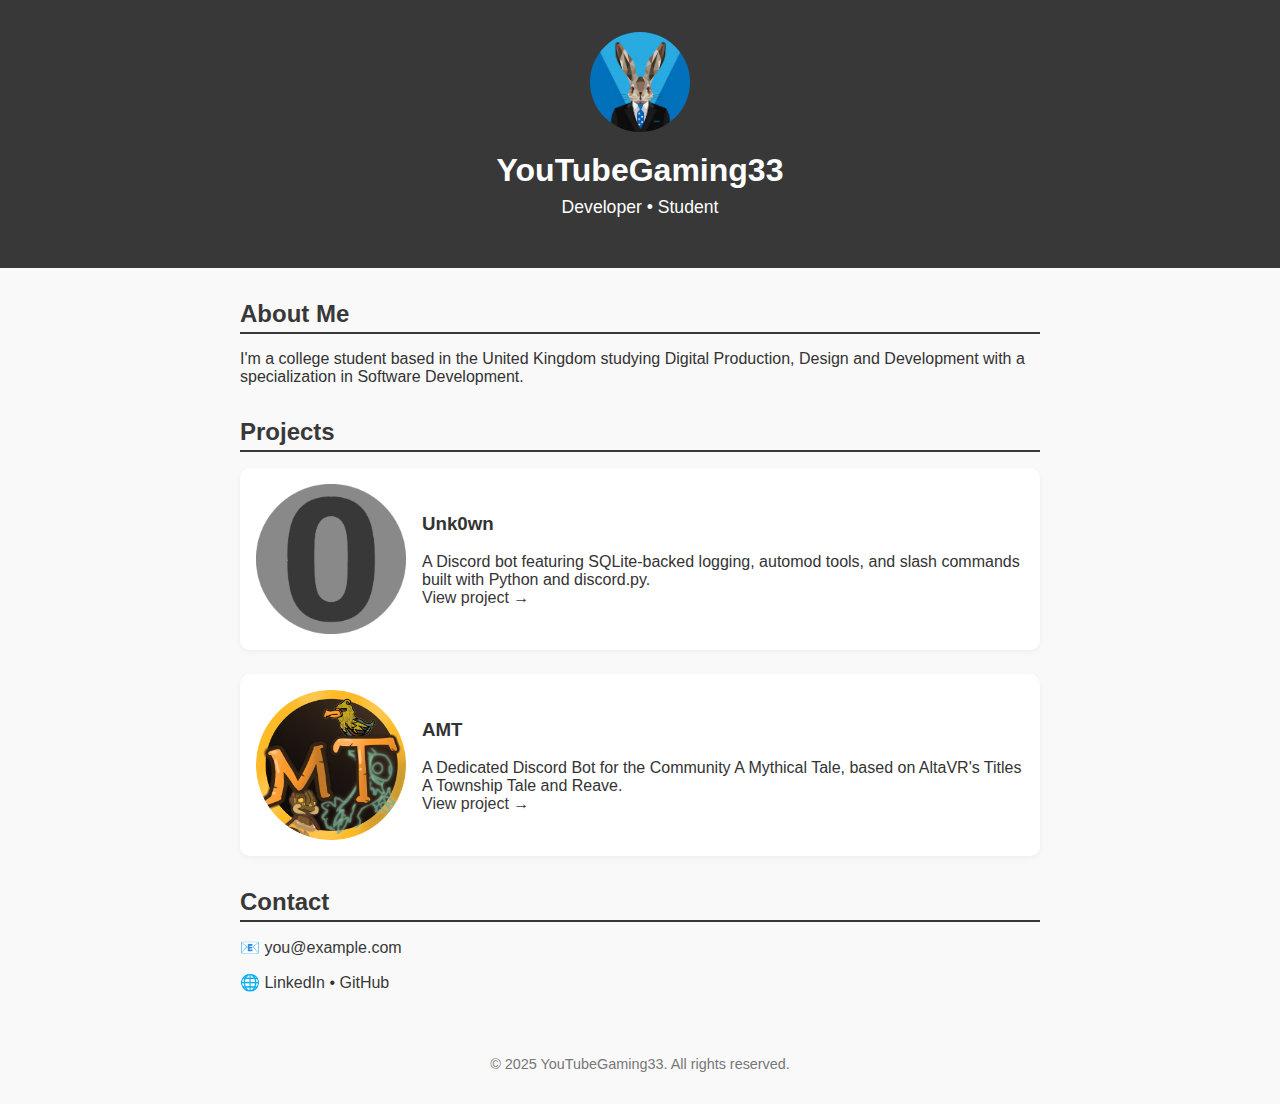
<file: index.html>
<!DOCTYPE html>
<html lang="en">
<head>
  <meta charset="UTF-8" />
  <meta name="viewport" content="width=device-width, initial-scale=1.0" />
  <meta name="description" content="Portfolio of YouTubeGaming33, a UK-based developer studying Digital Production & Design." />
  <title>YouTubeGaming33 – Portfolio</title>
  <style>
    body {
      margin: 0;
      font-family: 'Segoe UI', sans-serif;
      background: #f9f9f9;
      color: #333;
    }

    header {
      background: #383838;
      color: white;
      padding: 2rem 1rem;
      text-align: center;
    }

    header img {
      width: 100px;
      height: 100px;
      border-radius: 50%;
      object-fit: cover;
      margin-bottom: 1rem;
    }

    header h1 {
      margin: 0;
      font-size: 2rem;
    }

    header p {
      font-size: 1.1rem;
      margin-top: 0.5rem;
    }

    section {
      max-width: 800px;
      margin: 2rem auto;
      padding: 0 1rem;
    }

    h2 {
      color: #383838;
      border-bottom: 2px solid #383838;
      padding-bottom: 0.25rem;
      margin-bottom: 1rem;
    }

    .project {
      margin-bottom: 1.5rem;
      padding: 1rem;
      background: #fff;
      border-radius: 10px;
      box-shadow: 0 2px 6px rgba(0, 0, 0, 0.05);
      transition: transform 0.2s;
      display: flex;
      flex-wrap: wrap;
      gap: 1rem;
      align-items: center;
    }

    .project:hover {
      transform: translateY(-4px);
    }

    .project img {
      width: 150px;
      border-radius: 10px;
      object-fit: cover;
      flex-shrink: 0;
    }

    .project div {
      flex: 1;
      min-width: 200px;
    }

    footer {
      text-align: center;
      padding: 2rem 1rem;
      font-size: 0.9rem;
      color: #777;
    }

    a {
      color: #383838;
      text-decoration: none;
    }

    a:hover {
      text-decoration: underline;
    }

    @media (max-width: 600px) {
      header img {
        width: 80px;
        height: 80px;
      }

      header h1 {
        font-size: 1.6rem;
      }

      header p {
        font-size: 1rem;
      }

      .project {
        flex-direction: column;
        align-items: flex-start;
      }

      .project img {
        width: 100%;
        max-width: 300px;
      }
    }
  </style>
</head>
<body>

  <header>
    <img src="pfp.jpg" alt="YouTubeGaming33 Profile Picture" />
    <h1>YouTubeGaming33</h1>
    <p>Developer • Student</p>
  </header>

  <section>
    <h2>About Me</h2>
    <p>
      I'm a college student based in the United Kingdom studying Digital Production, Design and Development with a specialization in Software Development.
    </p>
  </section>

  <section>
    <h2>Projects</h2>

    <div class="project">
      <img src="Unk0wn.jpg" alt="Unk0wn Discord Bot" />
      <div>
        <h3>Unk0wn</h3>
        <p>
          A Discord bot featuring SQLite-backed logging, automod tools, and slash commands built with Python and discord.py.
          <br>
          <a href="Unk0wn.html" target="_blank">View project →</a>
        </p>
      </div>
    </div>

    <div class="project">
      <img src="AMT.jpg" alt="AMT Discord Toolkit" />
      <div>
        <h3>AMT</h3>
        <p>
          A Dedicated Discord Bot for the Community A Mythical Tale, based on AltaVR's Titles A Township Tale and Reave.
          <br>
          <a href="AMT.html" target="_blank">View project →</a>
        </p>
      </div>
    </div>

  </section>

  <section>
    <h2>Contact</h2>
    <p>📧 <a href="mailto:you@example.com">you@example.com</a></p>
    <p>🌐 
      <a href="https://linkedin.com/in/yourprofile" target="_blank">LinkedIn</a> • 
      <a href="https://github.com/yourusername" target="_blank">GitHub</a>
    </p>
  </section>

  <footer>
    &copy; 2025 YouTubeGaming33. All rights reserved.
  </footer>

</body>
</html>
</file>
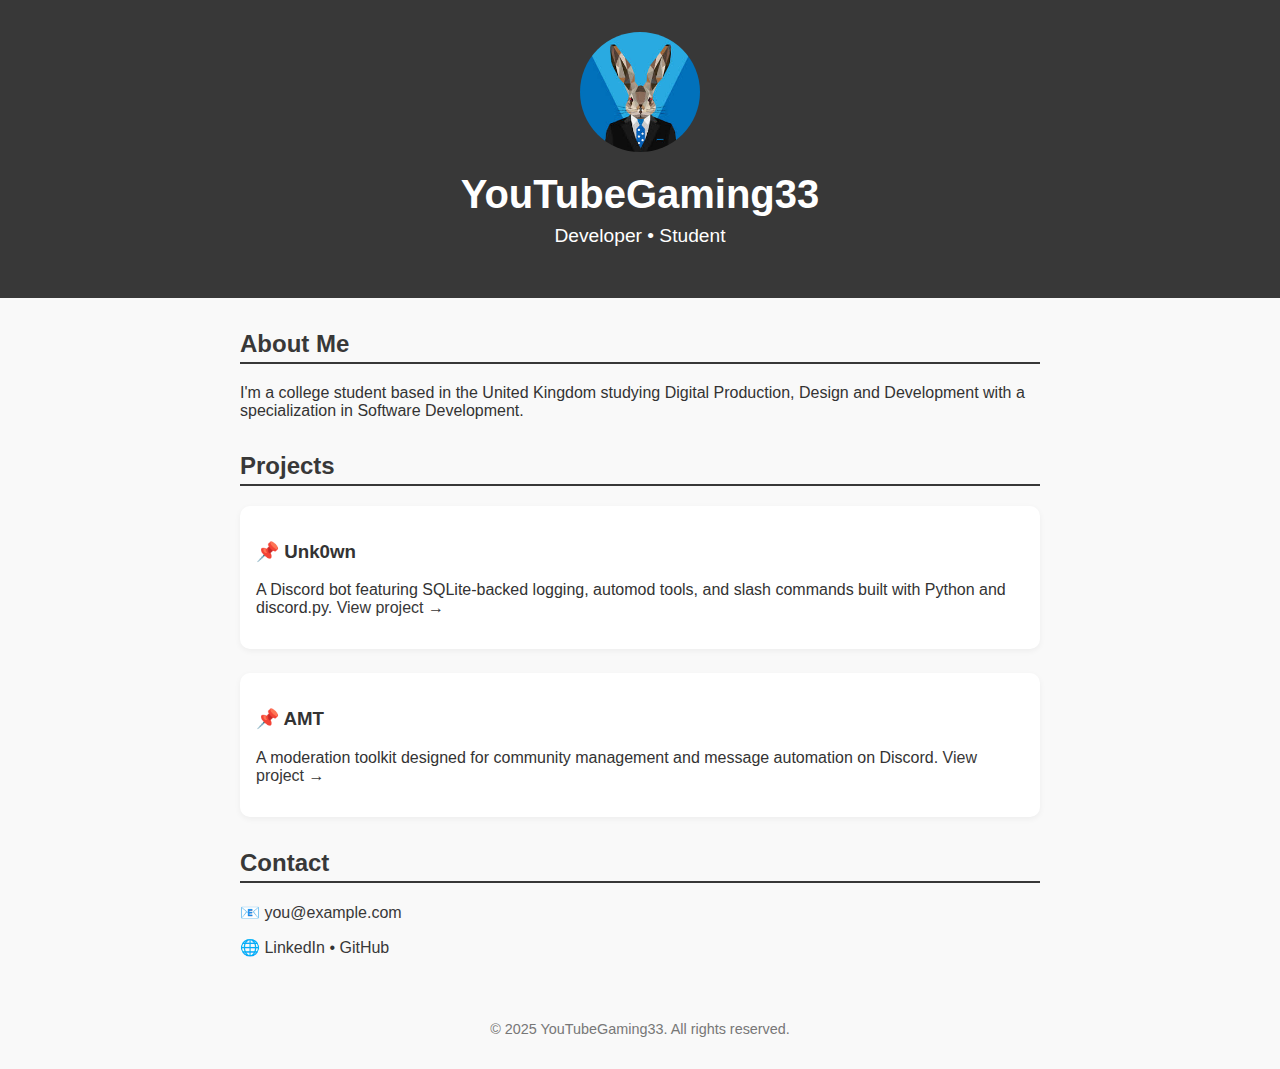
<file: portfolio.html>
<!DOCTYPE html>
<html lang="en">
<head>
  <meta charset="UTF-8" />
  <meta name="viewport" content="width=device-width, initial-scale=1.0" />
  <meta name="description" content="Portfolio of YouTubeGaming33, a UK-based developer studying Digital Production & Design." />
  <title>YouTubeGaming33 – Portfolio</title>
  <style>
    body {
      margin: 0;
      font-family: 'Segoe UI', sans-serif;
      background: #f9f9f9;
      color: #333;
    }
    header {
      background: #383838;
      color: white;
      padding: 2rem;
      text-align: center;
    }
    header img {
      width: 120px;
      height: 120px;
      border-radius: 50%;
      object-fit: cover;
      margin-bottom: 1rem;
    }
    header h1 {
      margin: 0;
      font-size: 2.5rem;
    }
    header p {
      font-size: 1.2rem;
      margin-top: 0.5rem;
    }
    section {
      max-width: 800px;
      margin: 2rem auto;
      padding: 0 1rem;
    }
    h2 {
      color: #383838;
      border-bottom: 2px solid #383838;
      padding-bottom: 0.25rem;
    }
    .project {
      margin-bottom: 1.5rem;
      padding: 1rem;
      background: #fff;
      border-radius: 10px;
      box-shadow: 0 2px 6px rgba(0, 0, 0, 0.05);
      transition: transform 0.2s;
    }
    .project:hover {
      transform: translateY(-4px);
    }
    footer {
      text-align: center;
      padding: 2rem;
      font-size: 0.9rem;
      color: #777;
    }
    a {
      color: #383838;
      text-decoration: none;
    }
    a:hover {
      text-decoration: underline;
    }
  </style>
</head>
<body>

  <header>
    <img src="pfp.jpg" alt="Profile Picture" />
    <h1>YouTubeGaming33</h1>
    <p>Developer • Student</p>
  </header>

  <section>
    <h2>About Me</h2>
    <p>
      I'm a college student based in the United Kingdom studying Digital Production, Design and Development with a specialization in Software Development.
    </p>
  </section>

  <section>
    <h2>Projects</h2>
    <div class="project">
      <h3>📌 Unk0wn</h3>
      <p>
        A Discord bot featuring SQLite-backed logging, automod tools, and slash commands built with Python and discord.py.
        <a href="https://github.com/yourusername/Unk0wn" target="_blank">View project →</a>
      </p>
    </div>
    <div class="project">
      <h3>📌 AMT</h3>
      <p>
        A moderation toolkit designed for community management and message automation on Discord.
        <a href="https://github.com/yourusername/AMT" target="_blank">View project →</a>
      </p>
    </div>
  </section>

  <section>
    <h2>Contact</h2>
    <p>📧 <a href="mailto:you@example.com">you@example.com</a></p>
    <p>🌐 <a href="https://linkedin.com/in/yourprofile" target="_blank">LinkedIn</a> • 
           <a href="https://github.com/yourusername" target="_blank">GitHub</a></p>
  </section>

  <footer>
    &copy; 2025 YouTubeGaming33. All rights reserved.
  </footer>

</body>
</html>
</file>
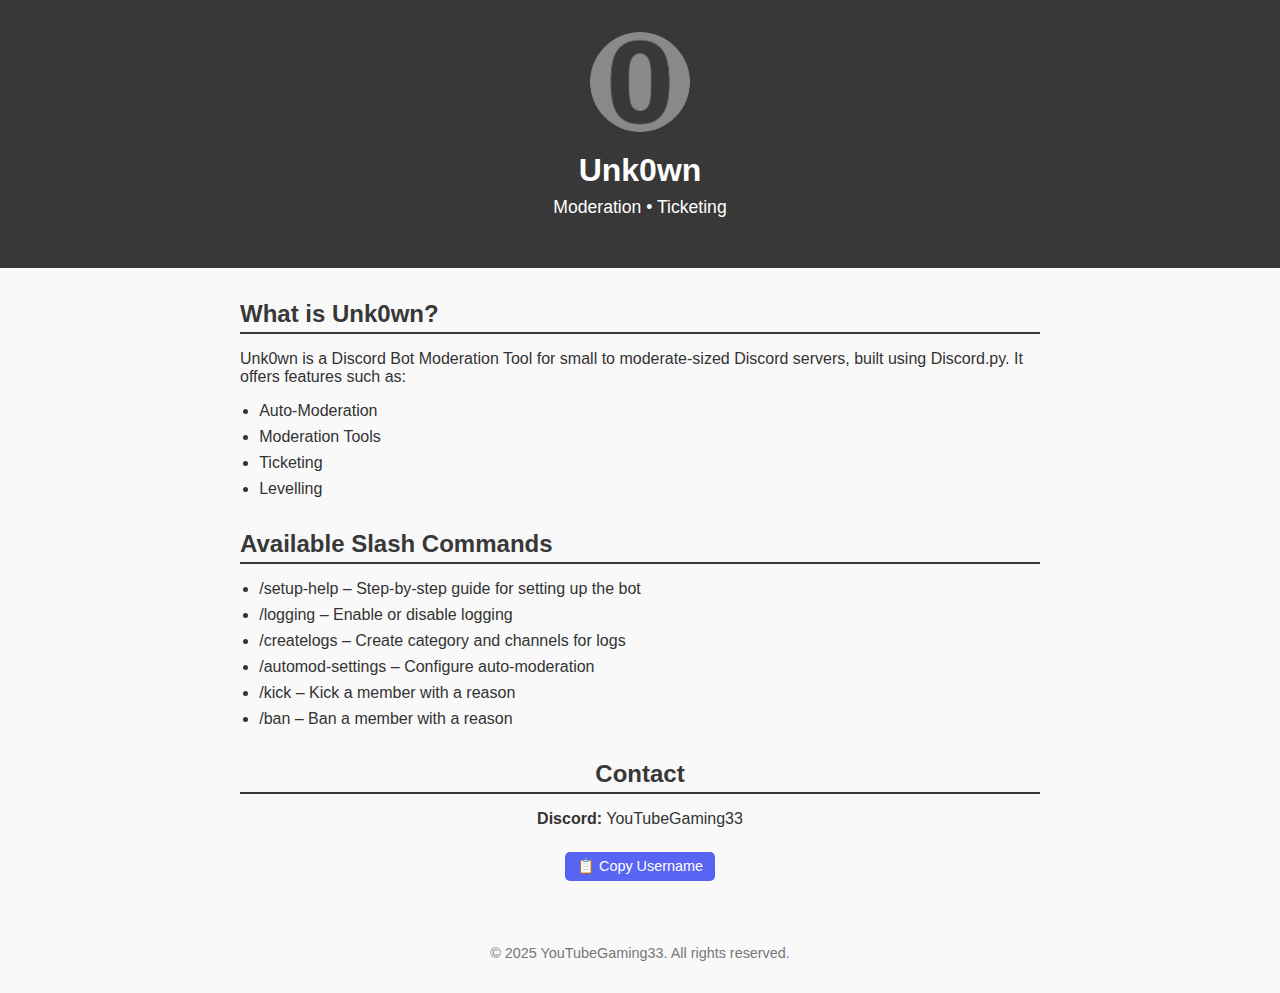
<file: Unk0wn.html>
<!DOCTYPE html>
<html lang="en">
<head>
  <meta charset="UTF-8" />
  <meta name="viewport" content="width=device-width, initial-scale=1.0" />
  <meta name="description" content="Information for Discord Bot Unk0wn" />
  <title>Unk0wn – Discord Bot</title>
  <style>
    body {
      margin: 0;
      font-family: 'Segoe UI', sans-serif;
      background: #f9f9f9;
      color: #333;
    }

    header {
      background: #383838;
      color: white;
      padding: 2rem 1rem;
      text-align: center;
    }

    header img {
      width: 100px;
      height: 100px;
      border-radius: 50%;
      object-fit: cover;
      margin-bottom: 1rem;
    }

    header h1 {
      margin: 0;
      font-size: 2rem;
    }

    header p {
      font-size: 1.1rem;
      margin-top: 0.5rem;
    }

    section {
      max-width: 800px;
      margin: 2rem auto;
      padding: 0 1rem;
    }

    h2 {
      color: #383838;
      border-bottom: 2px solid #383838;
      padding-bottom: 0.25rem;
      margin-bottom: 1rem;
    }

    ul {
      padding-left: 1.2rem;
    }

    li {
      margin-bottom: 0.5rem;
    }

    footer {
      text-align: center;
      padding: 2rem 1rem;
      font-size: 0.9rem;
      color: #777;
    }

    a {
      color: #383838;
      text-decoration: none;
    }

    a:hover {
      text-decoration: underline;
    }

    .contact {
      text-align: center;
    }

    .contact button {
      background-color: #5865F2;
      color: white;
      border: none;
      padding: 6px 12px;
      font-size: 0.9rem;
      border-radius: 5px;
      cursor: pointer;
      margin-top: 0.5rem;
    }

    .contact button:hover {
      background-color: #404EED;
    }

    @media (max-width: 600px) {
      header img {
        width: 80px;
        height: 80px;
      }

      header h1 {
        font-size: 1.6rem;
      }

      header p {
        font-size: 1rem;
      }
    }
  </style>
</head>
<body>

  <header>
    <img src="Unk0wn.jpg" alt="Unk0wn Bot Logo" />
    <h1>Unk0wn</h1>
    <p>Moderation • Ticketing</p>
  </header>

  <section>
    <h2>What is Unk0wn?</h2>
    <p>
      Unk0wn is a Discord Bot Moderation Tool for small to moderate-sized Discord servers, built using Discord.py. It offers features such as:
    </p>
    <ul>
      <li>Auto-Moderation</li>
      <li>Moderation Tools</li>
      <li>Ticketing</li>
      <li>Levelling</li>
    </ul>
  </section>

  <section>
    <h2>Available Slash Commands</h2>
    <ul>
      <li>/setup-help – Step-by-step guide for setting up the bot</li>
      <li>/logging – Enable or disable logging</li>
      <li>/createlogs – Create category and channels for logs</li>
      <li>/automod-settings – Configure auto-moderation</li>
      <li>/kick – Kick a member with a reason</li>
      <li>/ban – Ban a member with a reason</li>
    </ul>
  </section>

  <section class="contact">
    <h2>Contact</h2>
    <p>
      <strong>Discord:</strong> <span id="discord-username">YouTubeGaming33</span>
    </p>
    <button onclick="copyDiscord()">📋 Copy Username</button>
    <p id="copy-feedback" style="display:none; color: green; margin-top: 0.5rem;">Copied to clipboard!</p>
  </section>

  <footer>
    &copy; 2025 YouTubeGaming33. All rights reserved.
  </footer>

  <script>
    function copyDiscord() {
      const username = document.getElementById("discord-username").innerText;
      navigator.clipboard.writeText(username)
        .then(() => {
          const feedback = document.getElementById("copy-feedback");
          feedback.style.display = "block";
          setTimeout(() => {
            feedback.style.display = "none";
          }, 2000);
        })
        .catch(err => {
          alert("Clipboard copy failed. Please copy manually.");
          console.error(err);
        });
    }
  </script>

</body>
</html>
</file>
